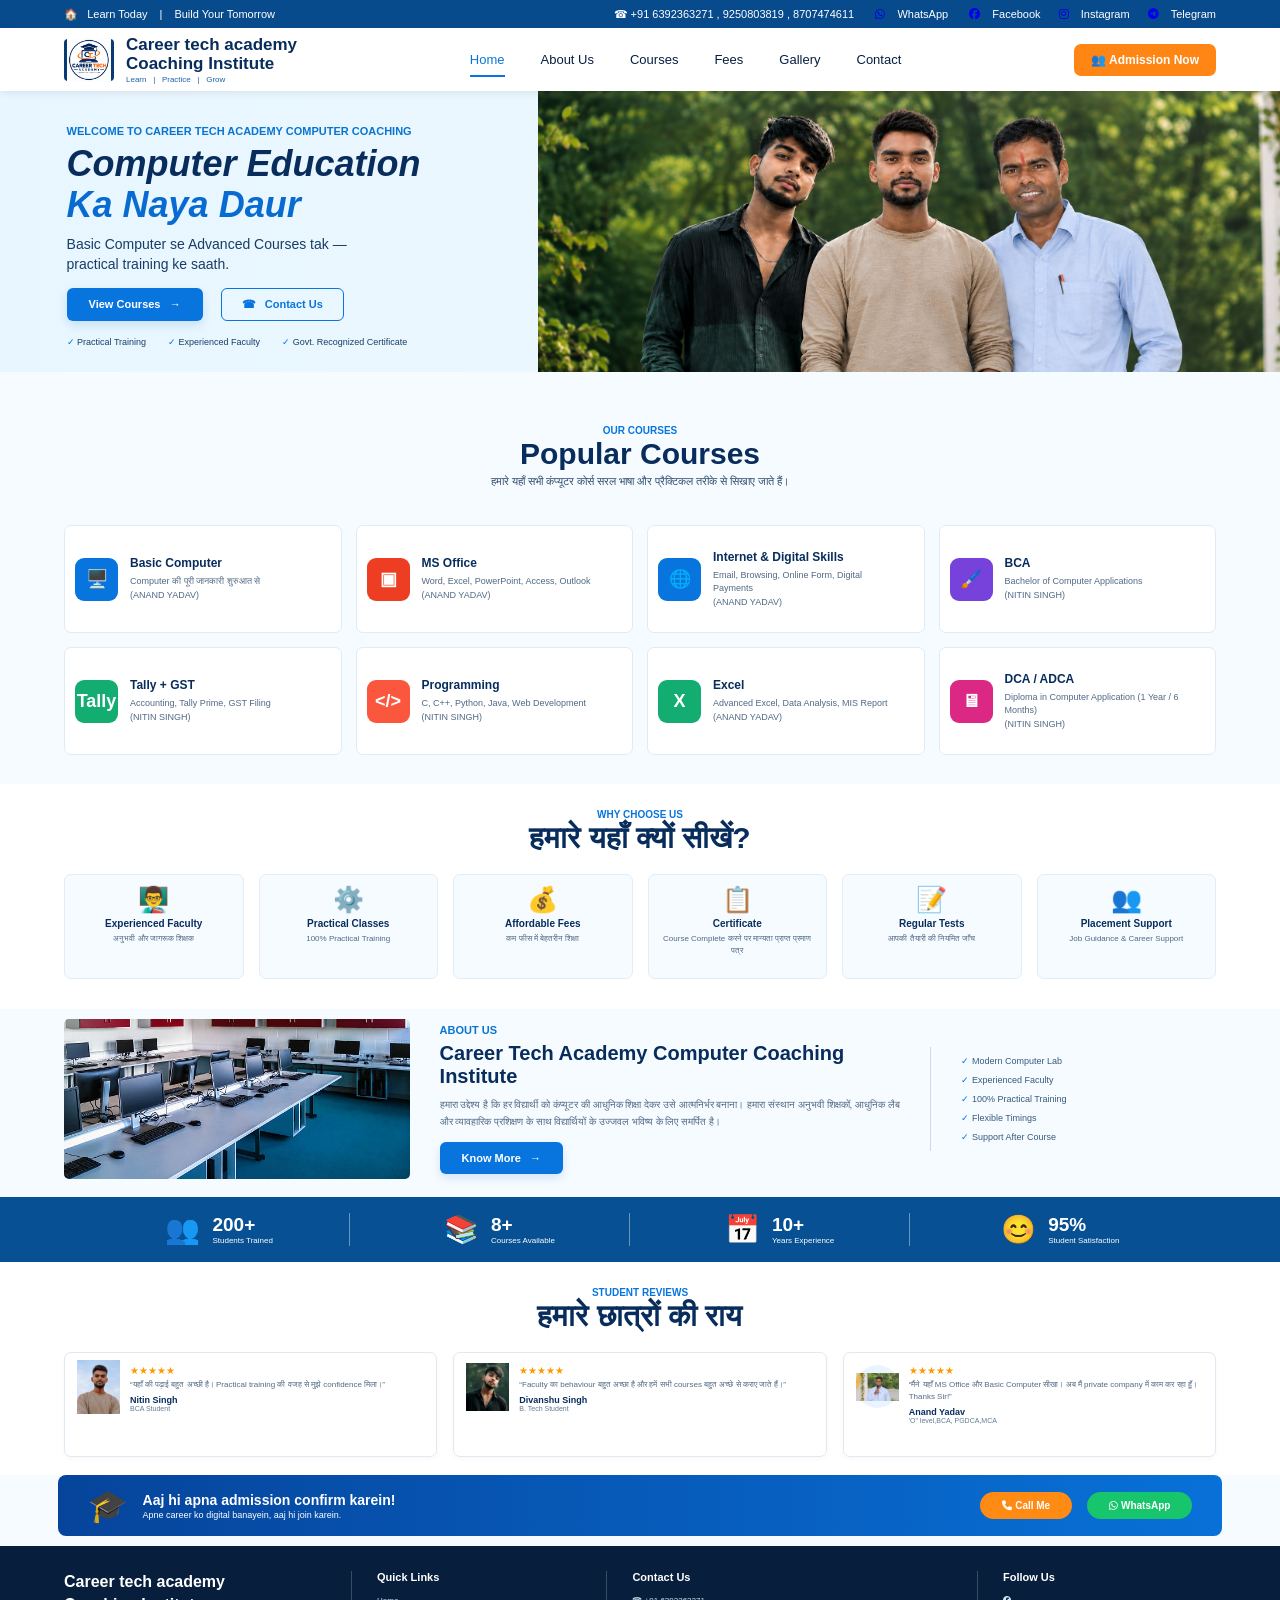
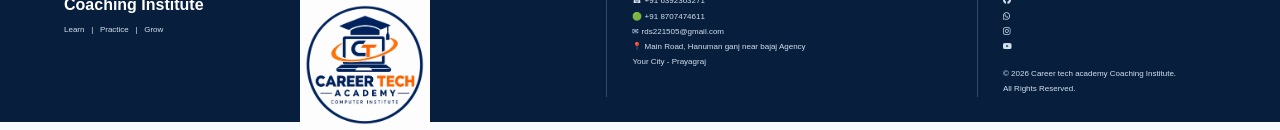
<file: index.html>
<!DOCTYPE html>
<html lang="en">

<head>
    <meta charset="UTF-8">
    <meta name="viewport" content="width=device-width, initial-scale=1.0">

    <title>Career tech academyCoaching Institute</title>

    <link rel="stylesheet" href="https://cdnjs.cloudflare.com/ajax/libs/font-awesome/6.7.2/css/all.min.css">

    
    <link rel="stylesheet" href="style.css">
</head>

<body>


    <div class="topbar">

        <div class="top-left">
            🏠 &nbsp; Learn Today
            <span>|</span>
            Build Your Tomorrow
        </div>

        <div class="top-right">
            ☎ +91 6392363271 , 9250803819 , 8707474611
            &nbsp;&nbsp;
            <a href="https://wa.me/916392363271" target="_blank"><i class="fa-brands fa-whatsapp"></i></a> WhatsApp
            &nbsp;&nbsp;
            <a href="https://www.facebook.com/profile.php?id=100014793225368" target="_blank"><i class="fa-brands fa-facebook"></i></a> Facebook
            &nbsp;
            <a href="https://www.instagram.com/lancer_nitin/" target="_blank"><i class="fa-brands fa-instagram"></i></a> Instagram
            &nbsp;
            <a href="https://t.me/lancer_nitin" target="_blank"><i class="fa-brands fa-telegram"></i></a> Telegram
        </div>

    </div>


    <header class="navbar">

        <div class="logo">

            <div class="logo-icon">
                <img src="logoc.png" alt="image not found">
            </div>

            <div>
                <h2>Career tech academy</h2>
                <h3>Coaching Institute</h3>

                <p>Learn &nbsp; | &nbsp; Practice &nbsp; | &nbsp; Grow</p>
            </div>

        </div>


        <nav>

            <a href="index.html" class="active">Home</a>
            <a href="about.html">About Us</a>
            <a href="course.html">Courses</a>
            <a href="fees.html">Fees</a>
            <a href="gallery.html">Gallery</a>
            <a href="contact.html">Contact</a>

        </nav>


        <a href="addmision.html" class="admission-btn">
            👥 Admission Now
        </a>

    </header>


    <section class="hero">

        <div class="hero-content">

            <p class="small-heading">
                WELCOME TO CAREER TECH ACADEMY COMPUTER COACHING
            </p>

            <h1>
                <i>Computer Education<span>Ka Naya Daur</span></i>
            </h1>

            <p class="hero-text">
                Basic Computer se Advanced Courses tak —
                <br>
                practical training ke saath.
            </p>


            <div class="hero-buttons">

                <a href="course.html" class="primary-btn">
                    View Courses &nbsp; →
                </a>

                <a href="tel:+916392363271" class="secondary-btn">
                    ☎ &nbsp; Contact Us</a>
                

            </div>


            <div class="features">

                <span>✓ Practical Training</span>
                <span>✓ Experienced Faculty</span>
                <span>✓ Govt. Recognized Certificate</span>

            </div>

        </div>


        <div class="hero-image">

            <img src="backg.png" alt="image not found">

        </div>

    </section>


    <section class="courses-section">

        <div class="section-heading"><br>

            <p>OUR COURSES</p>

            <h2>Popular Courses</h2>

            <span>
                हमारे यहाँ सभी कंप्यूटर कोर्स सरल भाषा और प्रैक्टिकल तरीके से सिखाए जाते हैं।
            </span><br><br>

        </div>


        <div class="course-grid">

            <div class="course-card">

                <div class="course-icon blue">
                    🖥️
                </div>

                <div class="course-info">

                    <h3>Basic Computer</h3>

                    <p>
                        Computer की पूरी जानकारी
                        शुरुआत से &nbsp; <br> (ANAND YADAV)
                    </p>

                </div>

                

            </div>

            <div class="course-card">

                <div class="course-icon red">
                    ▣
                </div>

                <div class="course-info">

                    <h3>MS Office</h3>

                    <p>
                        Word, Excel, PowerPoint,
                        Access, Outlook &nbsp; <br>(ANAND YADAV)
                    </p>

                </div>

                

            </div>

            <div class="course-card">

                <div class="course-icon blue">
                    🌐
                </div>

                <div class="course-info">

                    <h3>Internet & Digital Skills</h3>

                    <p>
                        Email, Browsing, Online Form,
                        Digital Payments &nbsp;<br> (ANAND YADAV)
                    </p>

                </div>

                

            </div>

            <div class="course-card">

                <div class="course-icon purple">
                    🖌️
                </div>

                <div class="course-info">

                    <h3>BCA</h3>

                    <p>
                        Bachelor of Computer Applications<BR>
                        (NITIN SINGH)
                    </p>

                </div>

                

            </div>


            
            <div class="course-card">

                <div class="course-icon green">
                    Tally
                </div>

                <div class="course-info">

                    <h3>Tally + GST</h3>

                    <p>
                        Accounting, Tally Prime,
                        GST Filing &nbsp; <br>(NITIN SINGH)
                    </p>

                </div>

                

            </div>


            <div class="course-card">

                <div class="course-icon orange">
                    &lt;/&gt;
                </div>

                <div class="course-info">

                    <h3>Programming</h3>

                    <p>
                        C, C++, Python, Java,
                        Web Development &nbsp; <br>(NITIN SINGH)
                    </p>

                </div>

                

            </div>


            <div class="course-card">

                <div class="course-icon green">
                    X
                </div>

                <div class="course-info">

                    <h3>Excel</h3>

                    <p>
                        Advanced Excel, Data Analysis,
                        MIS Report &nbsp;<br> (ANAND YADAV)
                    </p>

                </div>

                

            </div>

            <div class="course-card">

                <div class="course-icon pink">
                    🖥
                </div>

                <div class="course-info">

                    <h3>DCA / ADCA</h3>

                    <p>
                        Diploma in Computer Application
                        (1 Year / 6 Months) &nbsp;<br> (NITIN SINGH)
                    </p>

                </div>

                

            </div>

        </div>

    </section>

    <section class="why-section">

        <div class="section-heading">

            <p>WHY CHOOSE US</p>

            <h2>हमारे यहाँ क्यों सीखें?</h2>

        </div>


        <div class="why-grid">

            <div class="why-card">
                <div>👨‍🏫</div>
                <h3>Experienced Faculty</h3>
                <p>अनुभवी और जागरूक शिक्षक</p>
            </div>


            <div class="why-card">
                <div>⚙️</div>
                <h3>Practical Classes</h3>
                <p>100% Practical Training</p>
            </div>


            <div class="why-card">
                <div>💰</div>
                <h3>Affordable Fees</h3>
                <p>कम फीस में बेहतरीन शिक्षा</p>
            </div>


            <div class="why-card">
                <div>📋</div>
                <h3>Certificate</h3>
                <p>Course Complete करने पर मान्यता प्राप्त प्रमाण पत्र</p>
            </div>


            <div class="why-card">
                <div>📝</div>
                <h3>Regular Tests</h3>
                <p>आपकी तैयारी की नियमित जाँच</p>
            </div>


            <div class="why-card">
                <div>👥</div>
                <h3>Placement Support</h3>
                <p>Job Guidance & Career Support</p>
            </div>

        </div>

    </section>

    <section class="about-section">

        <div class="about-image">

            <img src="computer lap.jpg" alt="image not found">

        </div>


        <div class="about-content">

            <p class="small-heading">
                ABOUT US
            </p>

            <h2>
                Career Tech Academy Computer Coaching Institute
            </h2>

            <p>
                हमारा उद्देश्य है कि हर विद्यार्थी को कंप्यूटर की
                आधुनिक शिक्षा देकर उसे आत्मनिर्भर बनाना।
                हमारा संस्थान अनुभवी शिक्षकों, आधुनिक लैब और
                व्यावहारिक प्रशिक्षण के साथ विद्यार्थियों के उज्जवल
                भविष्य के लिए समर्पित है।
            </p>


            <a href="known.html" class="primary-btn">
                Know More &nbsp; →
            </a>

        </div>


        <div class="about-points">

            <p>✓ Modern Computer Lab</p>
            <p>✓ Experienced Faculty</p>
            <p>✓ 100% Practical Training</p>
            <p>✓ Flexible Timings</p>
            <p>✓ Support After Course</p>

        </div>

    </section>

    <section class="stats">

        <div class="stat">
            <strong>👥</strong>
            <div>
                <h2>200+</h2>
                <p>Students Trained</p>
            </div>
        </div>


        <div class="stat">
            <strong>📚</strong>
            <div>
                <h2>8+</h2>
                <p>Courses Available</p>
            </div>
        </div>


        <div class="stat">
            <strong>📅</strong>
            <div>
                <h2>10+</h2>
                <p>Years Experience</p>
            </div>
        </div>


        <div class="stat">
            <strong>😊</strong>
            <div>
                <h2>95%</h2>
                <p>Student Satisfaction</p>
            </div>
        </div>

    </section>

    <section class="reviews">

        <div class="section-heading">

            <p>STUDENT REVIEWS</p>

            <h2>हमारे छात्रों की राय</h2>

        </div>


        <div class="review-grid">


            <div class="review-card">

                <div class="student">
                    <img src="nitin.jpeg" alt="image not found">
                </div>

                <div>

                    <div class="stars">
                        ★★★★★
                    </div>

                    <p>
                        “यहाँ की पढ़ाई बहुत अच्छी है।
                        Practical training की वजह से मुझे
                        confidence मिला।”
                    </p>

                    <strong>Nitin Singh</strong>

                    <small>BCA Student</small>

                </div>

            </div>


            <div class="review-card">

                <div class="student">
                    <img src="divyanshusin.png" alt="image not found">
                </div>

                <div>

                    <div class="stars">
                        ★★★★★
                    </div>

                    <p>
                        “Faculty का behaviour बहुत अच्छा है
                        और हमें सभी courses बहुत अच्छे से
                        कराए जाते हैं।”
                    </p>

                    <strong>Divanshu Singh</strong>

                    <small>B. Tech Student</small>

                </div>

            </div>


            <div class="review-card">

                <div class="student">
                    <img src="anandyadav.png" alt="image not found">
                </div>

                <div>

                    <div class="stars">
                        ★★★★★
                    </div>

                    <p>
                        “मैंने यहाँ MS Office और Basic Computer
                        सीखा। अब मैं private company में काम कर
                        रहा हूँ। Thanks Sir!”
                    </p>

                    <strong>Anand Yadav</strong>

                    <small> 'O" level,BCA, PGDCA,MCA</small>

                </div>

            </div>

        </div>

    </section>

    <section class="cta">

        <div class="cta-text">

            <div class="cap">
                🎓
            </div>

            <div>
                <h2>
                    Aaj hi apna admission confirm karein!
                </h2>

                <p>
                    Apne career ko digital banayein,
                    aaj hi join karein.
                </p>
            </div>

        </div>


        <div class="cta-buttons">

            <a href="tel:+916392363271" class="call-btn">
               <i class="fa-solid fa-phone"></i> Call Me
            </a>

            <a href="https://wa.me/916392363271" class="whatsapp-btn" target="_blank">
                <i class="fab fa-whatsapp"></i>  WhatsApp
            </a>

        </div>

    </section>


    <footer>

        <div class="footer-column brand">

            <h2>
                 Career tech academy
                <br>
                Coaching Institute
            </h2>

            <p>
                Learn &nbsp; | &nbsp; Practice &nbsp; | &nbsp; Grow
            </p>

        </div>


        <div class="footer-column">

            <h3>Quick Links</h3>

            <a href="index.html">Home</a>
            <a href="about.html">About Us</a>
            <a href="courses.html">Courses</a>
            <a href="fees.html">Fees</a>
            <a href="gallery.html">Gallery</a>
            <a href="contact.html">Contact</a>

        </div>


        <div class="footer-column">

            <h3>Contact Us</h3>

            <p>☎ +91 6392363271</p>
            <p>🟢 +91 8707474611</p>
            <p>✉ rds221505@gmail.com</p>
            <p>📍 Main Road, Hanuman ganj near bajaj Agency <br>
                Your City - Prayagraj</p>

        </div>


        <div class="footer-column">

            <h3>Follow Us</h3>

            <div class="social">
                <a href="https://www.facebook.com/profile.php?id=100014793225368" target="_blank"><i class="fa-brands fa-facebook"></i></a>
                <a href="https://wa.me/916392363271" target="_blank"><i class="fab fa-whatsapp"></i></a>
                <a href="https://www.instagram.com/lancer_nitin/" target="_blank"><i class="fab fa-instagram"></i></a>
                <a href="https://www.youtube.com/@1313livegmr" target="_blank"><i class="fab fa-youtube"></i></a>
            </div>

            <p>
                © 2026 Career tech academy Coaching Institute.
            </p>

            <p>
                All Rights Reserved.
            </p>

        </div>

    </footer>
    <div class="nitin" >
        <img src="logoc.png" alt="image not found" style="height: 130px; width: 130px;">
        
    </div>


</body>
</html>
</file>
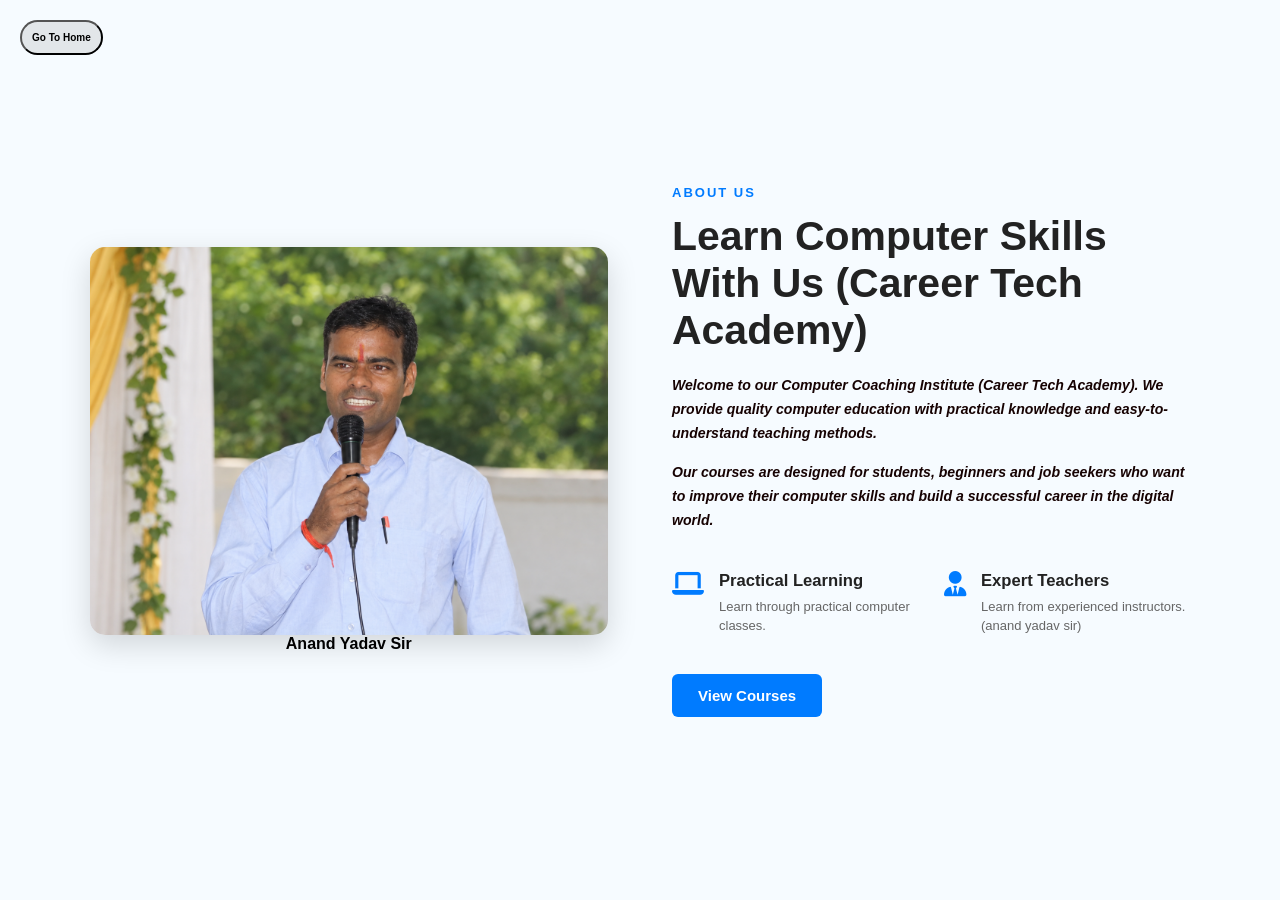
<file: about.html>
<!DOCTYPE html>
<html lang="en">

<head>
    <meta charset="UTF-8">
    <meta name="viewport" content="width=device-width, initial-scale=1.0">

    <title>About Us - Computer Coaching</title>

    <link rel="stylesheet" href="about.css">

    
    <link rel="stylesheet"
        href="https://cdnjs.cloudflare.com/ajax/libs/font-awesome/6.7.2/css/all.min.css">
</head>

<body>
<a href="index.html"><button class="n">Go To Home</button></a>
    <section class="about" id="about">
        

        <div class="about-container">

           
            <div class="about-image">
                <img src="anandyadav.png"
                     alt="Computer Coaching Class">
                     <p align="center"> <strong>Anand Yadav Sir</strong> </p>
            </div>

            
            <div class="about-content">

                <span class="about-title">ABOUT US</span>

                <h1>Learn Computer Skills With Us <strong>(Career Tech Academy)</strong></h1>

                <p>
                    <i><b>Welcome to our Computer Coaching Institute <strong>(Career Tech Academy)</strong>.
                    We provide quality computer education with practical
                    knowledge and easy-to-understand teaching methods.</b></i>
                </p>

                <p>
                    <i><strong>Our courses are designed for students, beginners and
                    job seekers who want to improve their computer skills
                    and build a successful career in the digital world.</strong></i>
                </p>

                <div class="about-features">

                    <div class="feature">
                        <i class="fa-solid fa-laptop"></i>

                        <div>
                            <h3>Practical Learning</h3>
                            <p>
                                Learn through practical computer classes.
                            </p>
                        </div>
                    </div>

                    <div class="feature">
                        <i class="fa-solid fa-user-tie"></i>

                        <div>
                            <h3>Expert Teachers</h3>
                            <p>
                                Learn from experienced instructors.<br>
                                (anand yadav sir)
                            </p>
                        </div>
                    </div>

                </div>
                <div>
                    <p>
                        
                    </p>
                </div>

                <a href="./course.html" class="about-btn">
                    View Courses
                </a>

            </div>

        </div>

    </section>

</body>
</html>
</file>
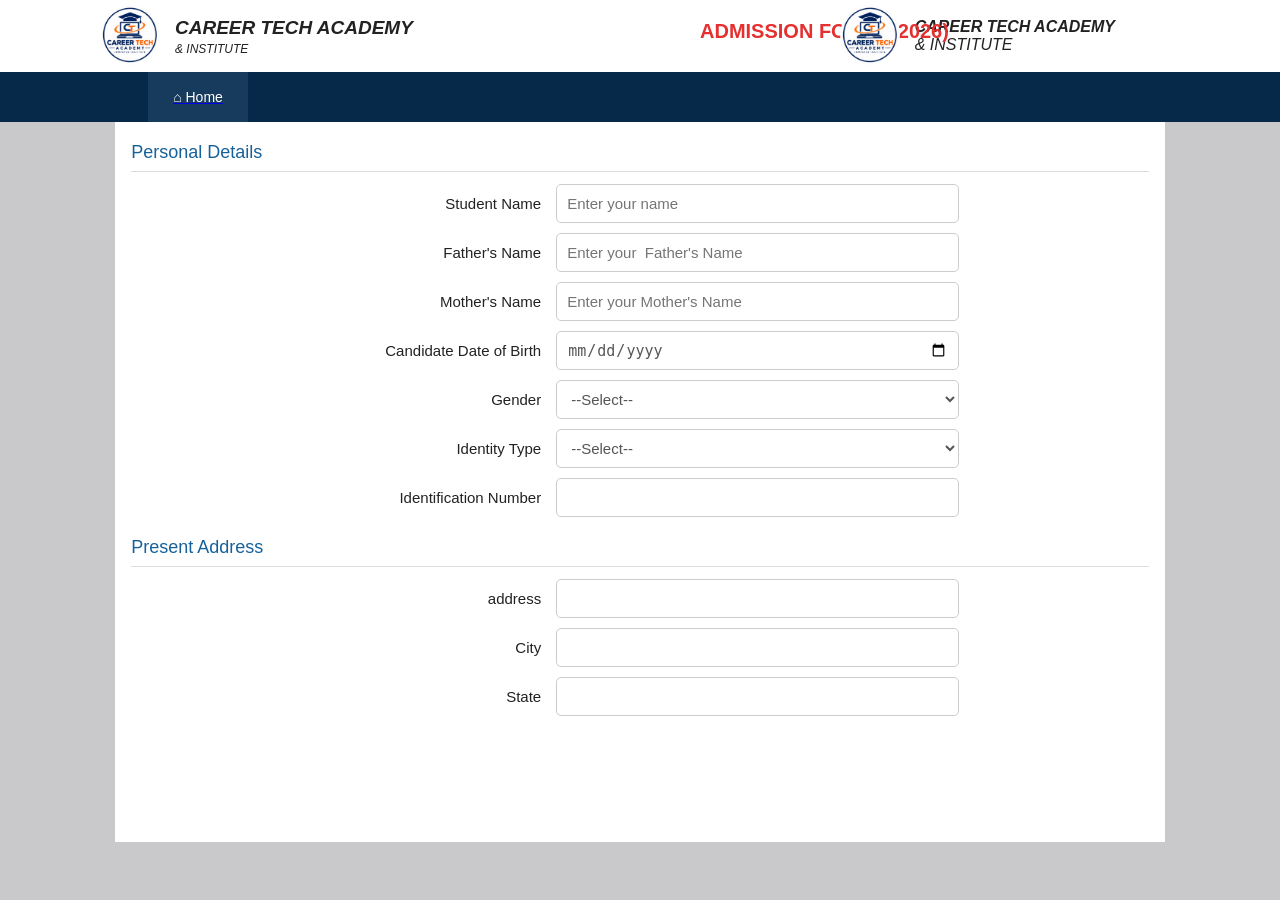
<file: addmision.html>
<!DOCTYPE html>
<html lang="en">
<head>
    <meta charset="UTF-8">
    <meta name="viewport" content="width=device-width, initial-scale=1.0">
    <title>Admission Form of CAREER TECH ACADEMY</title>

    
    <link rel="stylesheet" href="adimison.css">
</head>

<body>

    
    <header class="header">

        <div class="ministry">
            <div class="emblem"></div>
            <div>
                <em><b>CAREER TECH ACADEMY</b>
                <span>& INSTITUTE</span></em>
            </div>
        </div>
        <div class="logo"><img src="logoc.png" alt="Emblem"></div>

        <h2>ADMISSION FORM--(2026)</h2>

        <div class="nta">
            <div class="logo2"><img src="logoc.png" alt="Emblem"></div>
            <div>
                <em><b>CAREER TECH ACADEMY</b></em>
                <i>& INSTITUTE</i>
                <small></small>
            </div>
        </div>

    </header>


    <!-- Navigation -->
    <nav class="navbar">
        <a href="index.html"><div class="home">⌂ Home</div></a>
    </nav>


    <!-- Main Container -->
    <main class="container">

        <!-- Personal Details -->
        <section>

            <h3>Personal Details</h3>

            <div class="form-row">
                <label>Student Name</label>
                <input
                                    type="text"
                                    id="candidate_name"
                                    name="candidate_name"
                                    placeholder="Enter your name"
                                    required>
            </div>

            <div class="form-row">
                <label>Father's Name</label>
                <input
                                    type="text"
                                    id="father_name"
                                    name="father_name"
                                    placeholder="Enter your  Father's Name"
                                    required>
            </div>

            <div class="form-row">
                <label>Mother's Name</label>
                <input
                                    type="text"
                                    id="mother_name"
                                    name="mother_name"
                                    placeholder="Enter your Mother's Name"
                                    required>
            </div>

            <div class="form-row">
                <label>Candidate Date of Birth</label>

                <div class="dob">
                    <input type="date">
                </div>
            </div>

            <div class="form-row">
                <label>Gender</label>
                <select>
                    <option>--Select--</option>
                    <option>Male</option>
                    <option>Female</option>
                    <option>Other</option>
                </select>
            </div>

            <div class="form-row">
                <label>Identity Type</label>
                <select>
                    <option>--Select--</option>
                    <option>Aadhaar Card</option>
                    <option>Passport</option>
                    <option>Voter ID</option>
                </select>
            </div>

            <div class="form-row">
                <label>Identification Number</label>
                <input type="text">
            </div>

        </section>


        
        <section>

            <h3>Present Address</h3>

            <div class="form-row">
                <label>address</label>
                <input type="text">
            </div>

            <div class="form-row">
                <label>City</label>
                <input type="text">
            </div>

            <div class="form-row">
                <label>State</label>
                <input type="text">
            </div>

            
                </select>
            </div>

        </section>

    </main>

</body>
</html>
</file>
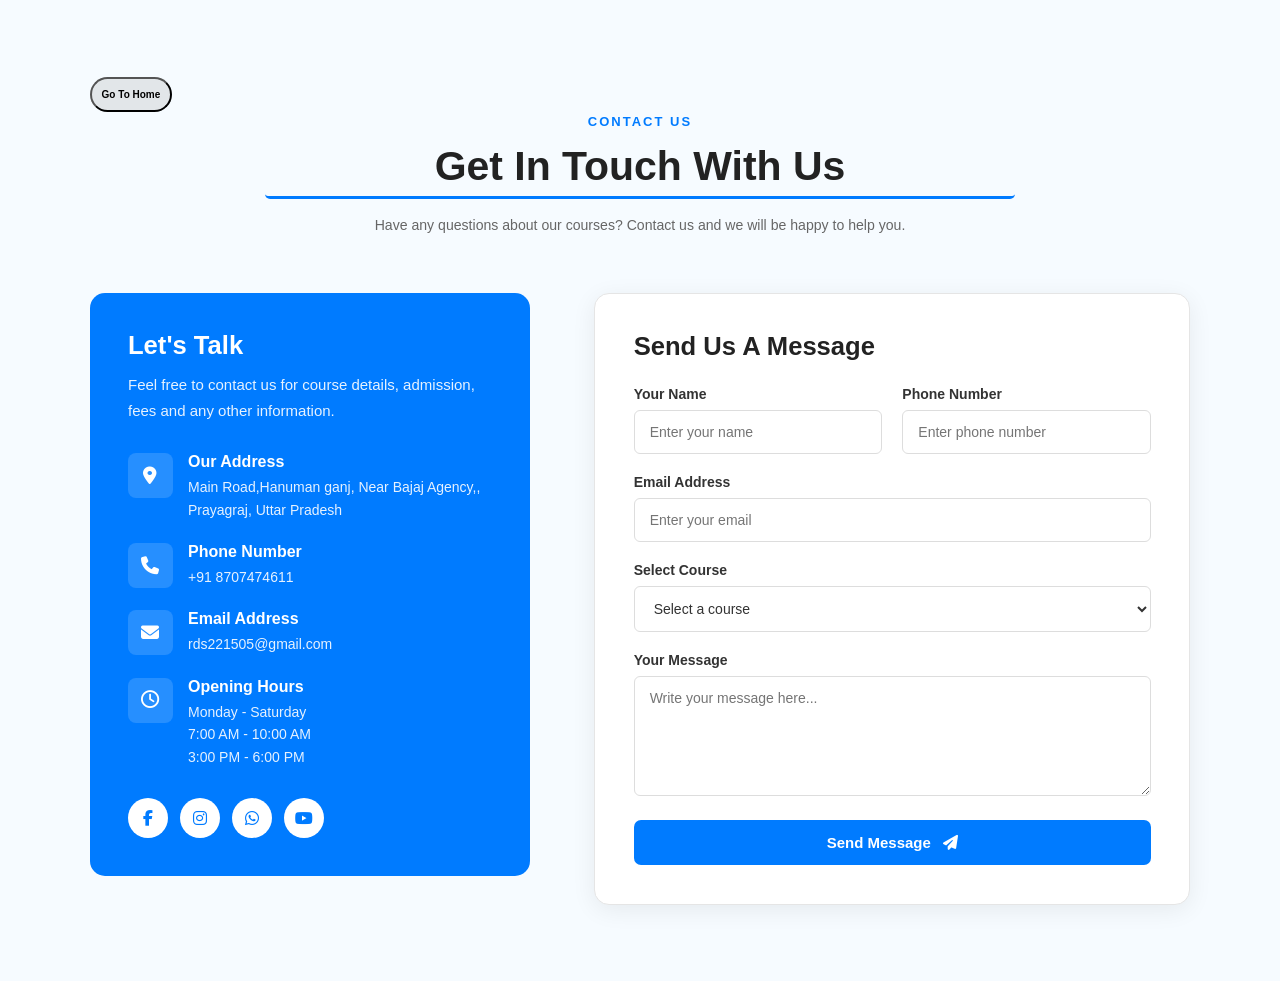
<file: contact.html>
<!DOCTYPE html>
<html lang="en">

<head>
    <meta charset="UTF-8">
    <meta name="viewport" content="width=device-width, initial-scale=1.0">

    <title>Contact Us - Computer Coaching</title>

    <link rel="stylesheet" href="contact.css">

    <link rel="stylesheet"
        href="https://cdnjs.cloudflare.com/ajax/libs/font-awesome/6.7.2/css/all.min.css">
</head>

<body>

   
    <section class="contact" id="contact">
        <a href="index.html"><button class="n">Go To Home</button></a>

        <div class="contact-container">

            
            <div class="contact-heading">

                <span>CONTACT US</span>

                <h1>Get In Touch With Us</h1>

                <p>
                    Have any questions about our courses?
                    Contact us and we will be happy to help you.
                </p>

            </div>


            
            <div class="contact-content">


                
                <div class="contact-info">

                    <h2>Let's Talk</h2>

                    <p>
                        Feel free to contact us for course details,
                        admission, fees and any other information.
                    </p>


                    
                    <div class="contact-box">

                        <div class="contact-icon">
                            <i class="fa-solid fa-location-dot"></i>
                        </div>

                        <div>
                            <h3>Our Address</h3>

                            <p>
                                Main Road,Hanuman ganj, Near Bajaj Agency,,<br>
                                Prayagraj, Uttar Pradesh
                            </p>
                        </div>

                    </div>


                   
                    <div class="contact-box">

                        <div class="contact-icon">
                            <i class="fa-solid fa-phone"></i>
                        </div>

                        <div>
                            <h3>Phone Number</h3>

                            <p>
                                +91 8707474611
                            </p>
                        </div>

                    </div>


                   
                    <div class="contact-box">

                        <div class="contact-icon">
                            <i class="fa-solid fa-envelope"></i>
                        </div>

                        <div>
                            <h3>Email Address</h3>

                            <p>
                                rds221505@gmail.com
                            </p>
                        </div>

                    </div>


                   
                    <div class="contact-box">

                        <div class="contact-icon">
                            <i class="fa-regular fa-clock"></i>
                        </div>

                        <div>
                            <h3>Opening Hours</h3>

                            <p>
                                Monday - Saturday<br>
                                7:00 AM - 10:00 AM<br>
                                3:00 PM - 6:00 PM
                            </p>
                        </div>

                    </div>


                    
                    <div class="social-links">

                        <a href="https://www.facebook.com/profile.php?id=100014793225368">
                            <i class="fa-brands fa-facebook-f"></i>
                        </a>

                        <a href="https://www.instagram.com/lancer_nitin/">
                            <i class="fa-brands fa-instagram"></i>
                        </a>

                        <a href="https://wa.me/916392363271">
                            <i class="fa-brands fa-whatsapp"></i>
                        </a>

                        <a href="https://www.youtube.com/@1313livegmr">
                            <i class="fa-brands fa-youtube"></i>
                        </a>

                    </div>

                </div>


                
                <div class="contact-form">

                    <h2>Send Us A Message</h2>

                    <form action="#" method="post">

                        <div class="form-row">

                            <div class="form-group">
                                <label for="name">Your Name</label>

                                <input
                                    type="text"
                                    id="name"
                                    name="name"
                                    placeholder="Enter your name"
                                    required>
                            </div>


                            <div class="form-group">
                                <label for="phone">Phone Number</label>

                                <input
                                    type="tel"
                                    id="phone"
                                    name="phone"
                                    placeholder="Enter phone number"
                                    required>
                            </div>

                        </div>


                        <div class="form-group">

                            <label for="email">Email Address</label>

                            <input
                                type="email"
                                id="email"
                                name="email"
                                placeholder="Enter your email">

                        </div>


                        <div class="form-group">

                            <label for="course">Select Course</label>

                            <select id="course" name="course">

                                <option value="">
                                    Select a course
                                </option>

                                <option value="basic-computer">
                                    Basic Computer
                                </option>

                                <option value="adca">
                                    ADCA
                                </option>

                                <option value="web-development">
                                    Web Development
                                </option>

                                <option value="tally">
                                    Tally
                                </option>

                                <option value="graphic-design">
                                    Graphic Design
                                </option>

                                <option value="typing">
                                    Typing Course
                                </option>

                            </select>

                        </div>


                        <div class="form-group">

                            <label for="message">Your Message</label>

                            <textarea
                                id="message"
                                name="message"
                                rows="5"
                                placeholder="Write your message here..."
                                required></textarea>

                        </div>


                        <button type="submit" class="submit-btn">
                            Send Message
                            <i class="fa-solid fa-paper-plane"></i>
                        </button>

                    </form>

                </div>

            </div>

        </div>

    </section>

</body>
</html>
</file>
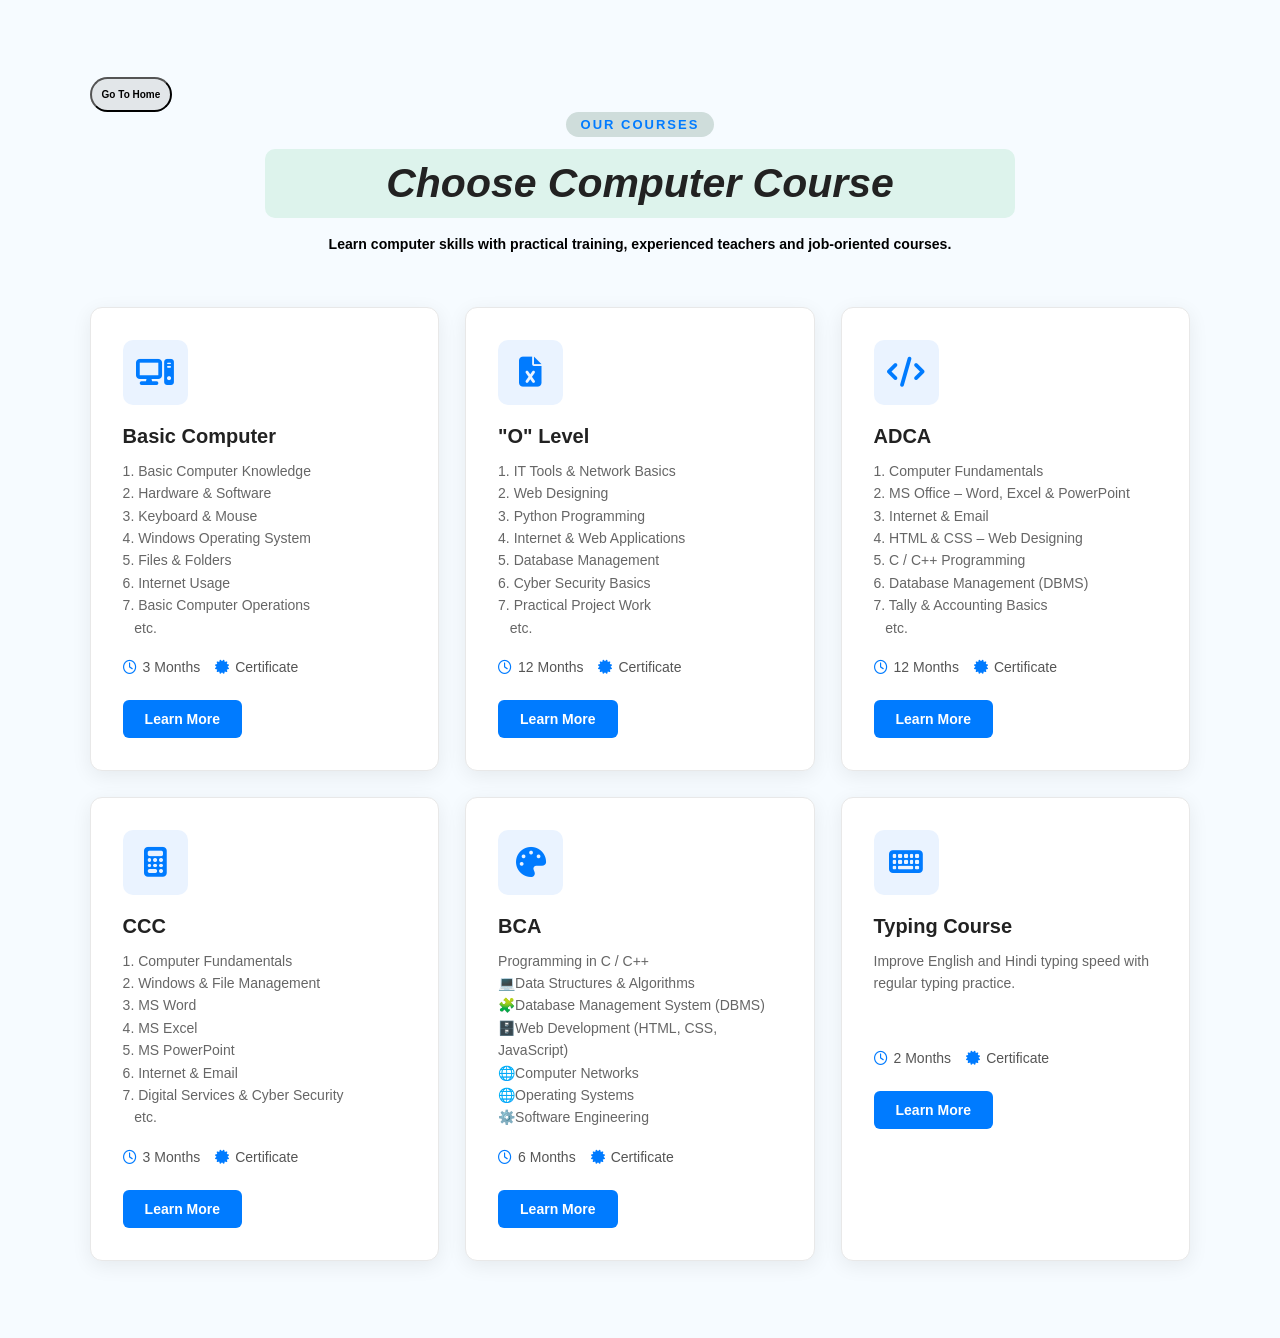
<file: course.html>
<!DOCTYPE html>
<html lang="en">

<head>
    <meta charset="UTF-8">
    <meta name="viewport" content="width=device-width, initial-scale=1.0">

    <title>Computer Courses</title>

    <link rel="stylesheet" href="course.css">

    
    <link rel="stylesheet"
        href="https://cdnjs.cloudflare.com/ajax/libs/font-awesome/6.7.2/css/all.min.css">
</head>

<body>
    


    <section class="courses" id="courses">
        <a href="index.html"><button class="n">Go To Home</button></a>

        <div class="courses-container">

            <div class="courses-heading">
                <span>OUR COURSES</span>

                <i><h1>Choose Computer Course</h1></i>

                <p>
                    <strong>Learn computer skills with practical training,
                    experienced teachers and job-oriented courses.</strong>
                </p>
            </div>


            
            <div class="course-grid">

                
                <div class="course-card">

                    <div class="course-icon">
                        <i class="fa-solid fa-computer"></i>
                    </div>

                    <h2>Basic Computer</h2>

                    <p>
                       1. Basic Computer Knowledge <br>
                       2. Hardware & Software<br>
                       3. Keyboard & Mouse<br>
                       4. Windows Operating System<br>
                       5. Files & Folders<br>
                       6. Internet Usage<br>
                       7. Basic Computer Operations<br>
                       &nbsp;&nbsp;&nbsp;etc.
                    </p>

                    <div class="course-info">
                        <span>
                            <i class="fa-regular fa-clock"></i>
                            3 Months
                        </span>

                        <span>
                            <i class="fa-solid fa-certificate"></i>
                            Certificate
                        </span>
                    </div>

                    <a href="#" class="course-btn">
                        Learn More
                    </a>

                </div>


               
                <div class="course-card">

                    <div class="course-icon">
                        <i class="fa-solid fa-file-excel"></i>
                    </div>

                    <h2> "O" Level </h2>

                    <p>
                      1. IT Tools & Network Basics<br>
                        2. Web Designing<br>
                        3. Python Programming<br>
                        4. Internet & Web Applications<br>
                        5. Database Management<br>
                        6. Cyber Security Basics<br>
                        7. Practical Project Work<br>
                        &nbsp;&nbsp;&nbsp;etc.
                    </p>

                    <div class="course-info">
                        <span>
                            <i class="fa-regular fa-clock"></i>
                            12 Months
                        </span>

                        <span>
                            <i class="fa-solid fa-certificate"></i>
                            Certificate
                        </span>
                    </div>

                    <a href="#" class="course-btn">
                        Learn More
                    </a>

                </div>


                
                <div class="course-card">

                    <div class="course-icon">
                        <i class="fa-solid fa-code"></i>
                    </div>

                    <h2>ADCA</h2>

                    <p>
                      1. Computer Fundamentals<br>
                       2. MS Office – Word, Excel & PowerPoint<br>
                       3. Internet & Email<br>
                       4. HTML & CSS – Web Designing<br>
                       5. C / C++ Programming<br>
                       6. Database Management (DBMS)<br>
                       7. Tally & Accounting Basics<br>
                       &nbsp;&nbsp;&nbsp;etc.


                    </p>

                    <div class="course-info">
                        <span>
                            <i class="fa-regular fa-clock"></i>
                            12 Months
                        </span>

                        <span>
                            <i class="fa-solid fa-certificate"></i>
                            Certificate
                        </span>
                    </div>

                    <a href="#" class="course-btn">
                        Learn More
                    </a>

                </div>


                
                <div class="course-card">

                    <div class="course-icon">
                        <i class="fa-solid fa-calculator"></i>
                    </div>

                    <h2>CCC</h2>

                    <p>
                       1. Computer Fundamentals<br>
                       2. Windows & File Management<br>
                       3. MS Word<br>
                       4. MS Excel<br>
                       5. MS PowerPoint<br>
                       6. Internet & Email<br>
                       7. Digital Services & Cyber Security<br>
                       &nbsp;&nbsp;&nbsp;etc.
                    </p>

                    <div class="course-info">
                        <span>
                            <i class="fa-regular fa-clock"></i>
                            3 Months
                        </span>

                        <span>
                            <i class="fa-solid fa-certificate"></i>
                            Certificate
                        </span>
                    </div>

                    <a href="#" class="course-btn">
                        Learn More
                    </a>

                </div>


                
                <div class="course-card">

                    <div class="course-icon">
                        <i class="fa-solid fa-palette"></i>
                    </div>

                    <h2>BCA</h2>

                    <p>
                        Programming in C / C++ <br>
                        💻Data Structures & Algorithms <br>
                        🧩Database Management System (DBMS) <br>
                        🗄️Web Development (HTML, CSS, JavaScript) <br>
                        🌐Computer Networks <br>
                        🌐Operating Systems <br>
                        ⚙️Software Engineering
                    </p>

                    <div class="course-info">
                        <span>
                            <i class="fa-regular fa-clock"></i>
                            6 Months
                        </span>

                        <span>
                            <i class="fa-solid fa-certificate"></i>
                            Certificate
                        </span>
                    </div>

                    <a href="#" class="course-btn">
                        Learn More
                    </a>

                </div>


                
                <div class="course-card">

                    <div class="course-icon">
                        <i class="fa-solid fa-keyboard"></i>
                    </div>

                    <h2>Typing Course</h2>

                    <p>
                        Improve English and Hindi typing speed
                        with regular typing practice.
                    </p>

                    <div class="course-info">
                        <span>
                            <i class="fa-regular fa-clock"></i>
                            2 Months
                        </span>

                        <span>
                            <i class="fa-solid fa-certificate"></i>
                            Certificate
                        </span>
                    </div>

                    <a href="#" class="course-btn">
                        Learn More
                    </a>

                
                
                
                
                
                
                </div>

            </div>

        </div>

    </section>

    

</body>
</html>
</file>
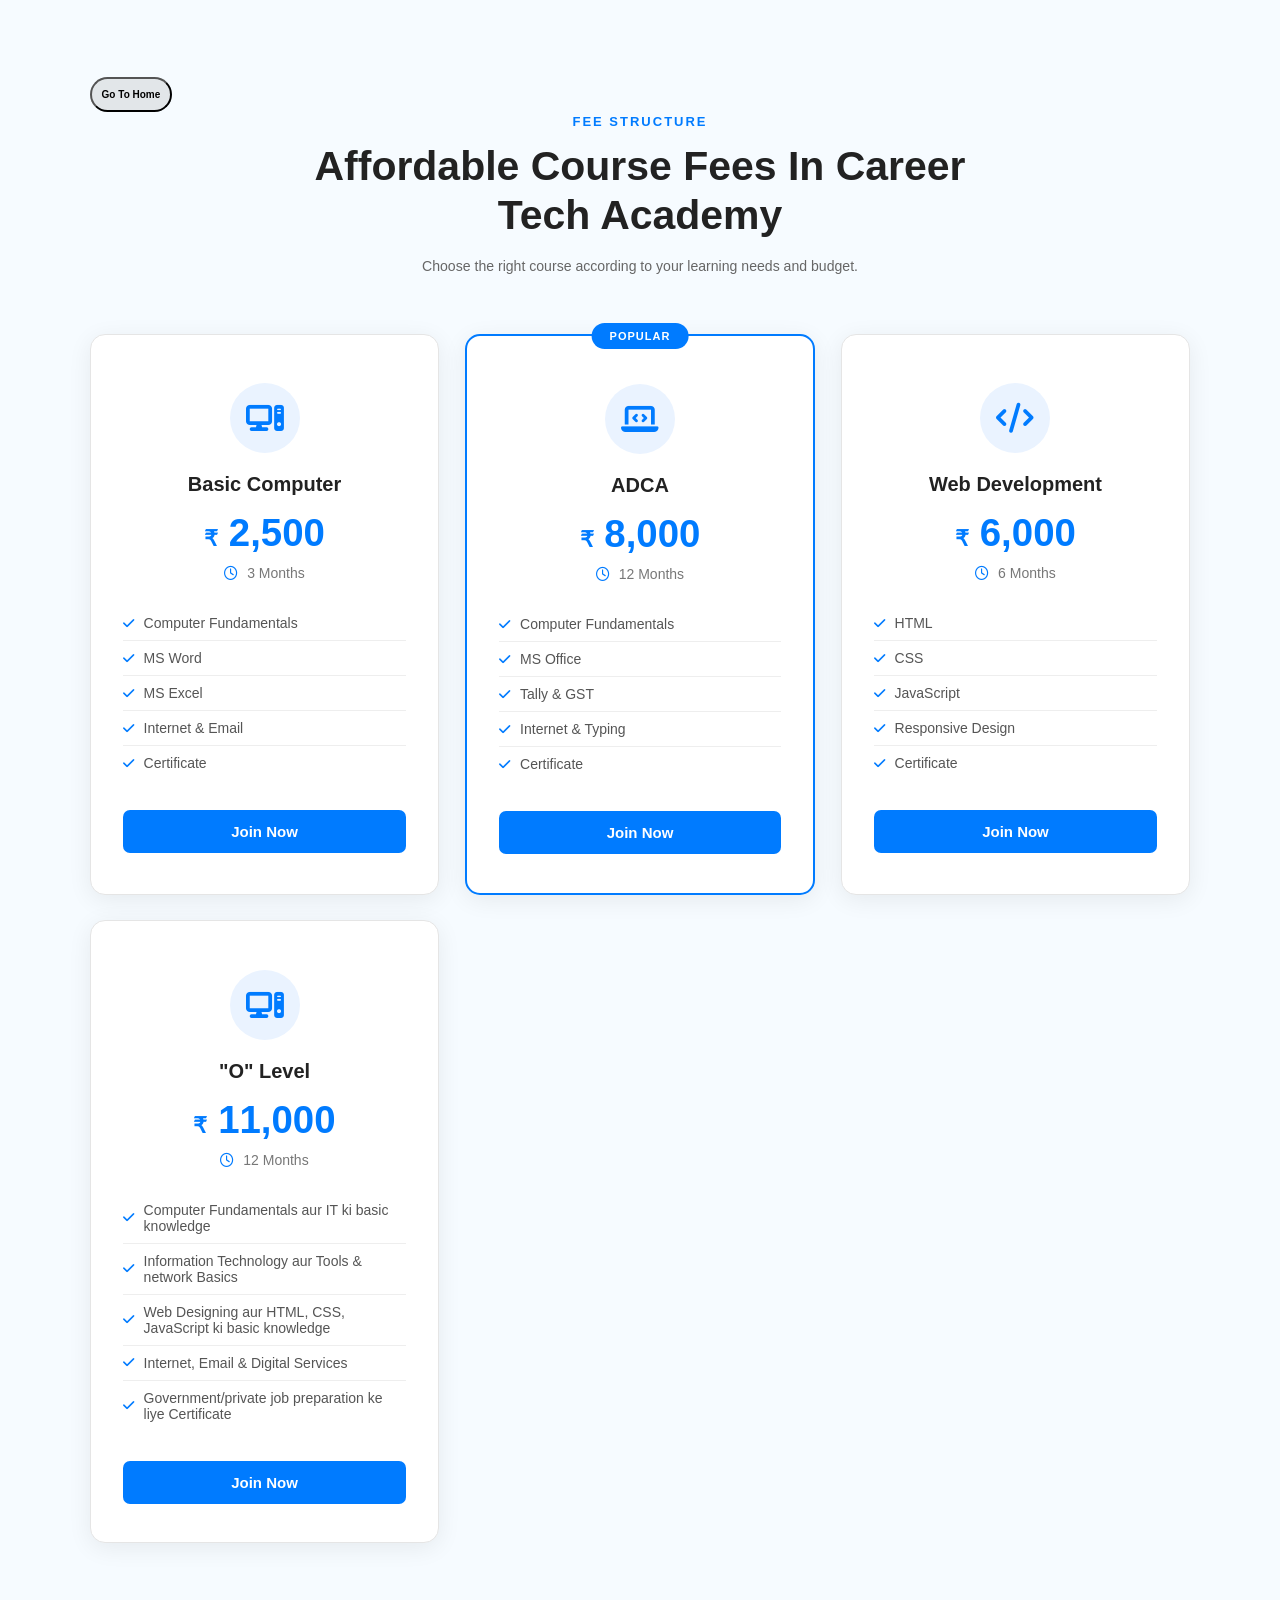
<file: fees.html>
<!DOCTYPE html>
<html lang="en">

<head>
    <meta charset="UTF-8">
    <meta name="viewport" content="width=device-width, initial-scale=1.0">

    <title>Course Fees</title>

    <link rel="stylesheet" href="fees.css">

    
    <link rel="stylesheet"
        href="https://cdnjs.cloudflare.com/ajax/libs/font-awesome/6.7.2/css/all.min.css">
</head>

<body>

  
    <section class="fees" id="fees">
        <a href="index.html"><button class="n">Go To Home</button></a>

        <div class="fees-container">

            
            <div class="fees-heading">

                <span>FEE STRUCTURE</span>

                <h1>Affordable Course Fees In Career Tech Academy</h1>

                <p>
                    Choose the right course according to your
                    learning needs and budget.
                </p>

            </div>


            
            <div class="fee-grid">


                
                <div class="fee-card">

                    <div class="fee-icon">
                        <i class="fa-solid fa-computer"></i>
                    </div>

                    <h2>Basic Computer</h2>

                    <div class="price">
                        <span>₹</span> 2,500
                    </div>

                    <p class="duration">
                        <i class="fa-regular fa-clock"></i>
                        3 Months
                    </p>

                    <ul>

                        <li>
                            <i class="fa-solid fa-check"></i>
                            Computer Fundamentals
                        </li>

                        <li>
                            <i class="fa-solid fa-check"></i>
                            MS Word
                        </li>

                        <li>
                            <i class="fa-solid fa-check"></i>
                            MS Excel
                        </li>

                        <li>
                            <i class="fa-solid fa-check"></i>
                            Internet & Email
                        </li>

                        <li>
                            <i class="fa-solid fa-check"></i>
                            Certificate
                        </li>

                    </ul>

                    <a href="#contact" class="fee-btn">
                        Join Now
                    </a>

                </div>


               
                <div class="fee-card popular">

                    <div class="popular-tag">
                        POPULAR
                    </div>

                    <div class="fee-icon">
                        <i class="fa-solid fa-laptop-code"></i>
                    </div>

                    <h2>ADCA</h2>

                    <div class="price">
                        <span>₹</span> 8,000
                    </div>

                    <p class="duration">
                        <i class="fa-regular fa-clock"></i>
                        12 Months
                    </p>

                    <ul>

                        <li>
                            <i class="fa-solid fa-check"></i>
                            Computer Fundamentals
                        </li>

                        <li>
                            <i class="fa-solid fa-check"></i>
                            MS Office
                        </li>

                        <li>
                            <i class="fa-solid fa-check"></i>
                            Tally & GST
                        </li>

                        <li>
                            <i class="fa-solid fa-check"></i>
                            Internet & Typing
                        </li>

                        <li>
                            <i class="fa-solid fa-check"></i>
                            Certificate
                        </li>

                    </ul>

                    <a href="#contact" class="fee-btn">
                        Join Now
                    </a>

                </div>


                
                <div class="fee-card">

                    <div class="fee-icon">
                        <i class="fa-solid fa-code"></i>
                    </div>

                    <h2>Web Development</h2>

                    <div class="price">
                        <span>₹</span> 6,000
                    </div>

                    <p class="duration">
                        <i class="fa-regular fa-clock"></i>
                        6 Months
                    </p>

                    <ul>

                        <li>
                            <i class="fa-solid fa-check"></i>
                            HTML
                        </li>

                        <li>
                            <i class="fa-solid fa-check"></i>
                            CSS
                        </li>

                        <li>
                            <i class="fa-solid fa-check"></i>
                            JavaScript
                        </li>

                        <li>
                            <i class="fa-solid fa-check"></i>
                            Responsive Design
                        </li>

                        <li>
                            <i class="fa-solid fa-check"></i>
                            Certificate
                        </li>

                    </ul>

                    <a href="#contact" class="fee-btn">
                        Join Now
                    </a>

                </div>

                        <div class="fee-card">

                    <div class="fee-icon">
                        <i class="fa-solid fa-computer"></i>
                    </div>

                    <h2>"O" Level</h2>

                    <div class="price">
                        <span>₹</span> 11,000
                    </div>

                    <p class="duration">
                        <i class="fa-regular fa-clock"></i>
                        12 Months
                    </p>

                    <ul>

                        <li>
                            <i class="fa-solid fa-check"></i>
                            Computer Fundamentals aur IT ki basic knowledge
                        </li>

                        <li>
                            <i class="fa-solid fa-check"></i>
                           Information Technology aur Tools & network Basics
                        </li>

                        <li>
                            <i class="fa-solid fa-check"></i>
                            Web Designing aur HTML, CSS, JavaScript ki basic knowledge
                        </li>

                        <li>
                            <i class="fa-solid fa-check"></i>
                            Internet, Email & Digital Services
                        </li>

                        <li>
                            <i class="fa-solid fa-check"></i>
                           Government/private job preparation ke liye  Certificate
                        </li>

                    </ul>

                    <a href="#contact" class="fee-btn">
                        Join Now
                    </a>

                </div>








            </div>

        </div>

    </section>

</body>
</html>
</file>
<file: style.css>
* {
    margin: 0;
    padding: 0;
    box-sizing: border-box;
}

body {
    font-family: "Poppins", sans-serif;
    color: #082d5c;
    background: #f6fbff;
}

a {
    text-decoration: none;
}

img {
    max-width: 100%;
    display: block;
}



.topbar {
    height: 28px;
    background: #084b8d;
    color: white;

    display: flex;
    justify-content: space-between;
    align-items: center;

    padding: 0 5%;
    font-size: 11px;
}

.top-left,
.top-right {
    display: flex;
    align-items: center;
    gap: 12px;
}

.navbar {
    height: 63px;
    padding: 0 5%;

    display: flex;
    align-items: center;
    justify-content: space-between;

    background: white;

    box-shadow: 0 2px 8px rgba(0, 0, 0, 0.08);

    position: relative;
    z-index: 10;
}


.logo {
    display: flex;
    align-items: center;
    gap: 12px;
}

.logo-icon {
    width: 50px;
    height: 42px;

    border: 3px solid #073b72;
    border-radius: 4px;

    display: flex;
    align-items: center;
    justify-content: center;

    font-size: 22px;
}

.logo h2 {
    font-size: 17px;
    line-height: 18px;
    color: #082d5c;
}

.logo h3 {
    font-size: 17px;
    line-height: 19px;
    color: #082d5c;
}

.logo p {
    font-size: 8px;
    color: #1d62aa;
    margin-top: 2px;
}


nav {
    display: flex;
    align-items: center;
    gap: 36px;
}

nav a {
    color: #071f42;
    font-size: 13px;
    font-weight: 500;

    padding: 22px 0;

    position: relative;
}

nav a:hover,
nav a.active {
    color: #0875dc;
}

nav a.active::after {
    content: "";

    position: absolute;

    bottom: 12px;
    left: 0;

    width: 100%;
    height: 2px;

    background: #0875dc;
}


.admission-btn {
    background: #ff8515;
    color: white;

    padding: 9px 17px;

    border-radius: 7px;

    font-size: 12px;
    font-weight: 600;
}

.admission-btn:hover {
    background: #ec7100;
}



.hero {
    min-height: 280px;

    display: flex;

    position: relative;

    overflow: hidden;

    background:
        linear-gradient(
            90deg,
            #e8f6ff 0%,
            #eaf7ff 42%,
            rgba(234, 247, 255, 0.3) 65%,
            rgba(255, 255, 255, 0) 100%
        );
}


.hero-content {
    width: 50%;

    padding: 34px 0 25px 5.2%;


    position: covered;
    z-index: 2;
}

.small-heading {
    color: #0875d1;

    font-size: 11px;
    font-weight: 600;

    margin-bottom: 6px;
}


.hero h1 {
    color: #082d5c;

    font-size: 36px;
    line-height: 1.15;

    font-weight: 800;
}

.hero h1 span {
    display: block;
    color: #086bd1;
}


.hero-text {
    margin-top: 8px;

    color: #183d65;

    font-size: 14px;
    line-height: 1.45;
}


.hero-buttons {
    display: flex;
    gap: 18px;

    margin-top: 14px;
}


.primary-btn {
    display: inline-block;

    background: #0875df;
    color: white;

    padding: 10px 22px;

    border-radius: 6px;

    font-size: 11px;
    font-weight: 600;

    box-shadow: 0 4px 10px rgba(0, 100, 200, 0.15);
}

.primary-btn:hover {
    background: #055db7;
}


.secondary-btn {
    display: inline-block;

    color: #0875df;

    border: 1px solid #0875df;

    padding: 9px 20px;

    border-radius: 6px;

    font-size: 11px;
    font-weight: 600;
}


.features {
    display: flex;
    gap: 22px;

    margin-top: 16px;

    font-size: 9px;
    color: #193f67;
}

.features span::first-letter {
    color: #0875df;
}


.hero-image {
    width: 58%;

    position: absolute;
    right: 0;
    top: 0;

    height: 100%;
}

.hero-image img {
    width: 100%;
    height: 100%;

    object-fit: cover;
}



.section-heading {
    text-align: center;
    margin-bottom: 18px;
}

.section-heading p {
    color: #0875df;

    font-size: 10px;
    font-weight: 600;
}

.section-heading h2 {
    color: #082d5c;

    font-size: 30px;
    font-weight: 700;

    margin-top: 1px;
}

.section-heading span {
    font-size: 11px;
    color: #304e70;
}



.courses-section {
    padding: 35px 5% 29px;

    background: #f6fbff;
}


.course-grid {
    display: grid;

    grid-template-columns: repeat(4, 1fr);

    gap: 14px;
}


.course-card {
    min-height: 108px;

    background: white;

    border: 1px solid #dfebf6;

    border-radius: 7px;

    padding: 10px;

    display: flex;
    align-items: center;

    gap: 12px;

    position: relative;

    transition: 0.3s;
}


.course-card:hover {
    transform: translateY(-4px);

    box-shadow: 0 8px 20px rgba(0, 80, 150, 0.1);
}


.course-icon {
    width: 43px;
    height: 43px;

    flex-shrink: 0;

    border-radius: 9px;

    display: flex;
    align-items: center;
    justify-content: center;

    color: white;

    font-size: 18px;
    font-weight: 700;
}


.blue {
    background: #0875df;
}

.red {
    background: #ed3e23;
}

.purple {
    background: #7642db;
}

.green {
    background: #13ad72;
}

.orange {
    background: #fa573e;
}

.pink {
    background: #db2884;
}


.course-info {
    padding-right: 15px;
}

.course-info h3 {
    color: #082d5c;

    font-size: 12px;

    margin-bottom: 5px;
}

.course-info p {
    color: #516984;

    font-size: 9px;

    line-height: 1.5;
}


.course-card button {
    position: absolute;

    right: 10px;
    bottom: 10px;

    border: none;

    width: 19px;
    height: 19px;

    border-radius: 50%;

    background: #0875df;
    color: white;

    cursor: pointer;
}



.why-section {
    padding: 25px 5% 30px;

    background: white;
}


.why-grid {
    display: grid;

    grid-template-columns: repeat(6, 1fr);

    gap: 15px;
}


.why-card {
    min-height: 105px;

    background: #f6fbff;

    border: 1px solid #e1edf7;

    border-radius: 7px;

    text-align: center;

    padding: 10px;
}


.why-card > div {
    font-size: 25px;

    margin-bottom: 4px;
}

.why-card h3 {
    font-size: 10px;

    color: #082d5c;

    margin-bottom: 4px;
}

.why-card p {
    font-size: 8px;

    line-height: 1.5;

    color: #506985;
}




.about-section {
    padding: 10px 5% 18px;

    display: grid;

    grid-template-columns: 30% 40% 30%;

    gap: 30px;

    align-items: center;
}


.about-image img {
    width: 100%;
    height: 160px;

    object-fit: cover;

    border-radius: 5px;
}


.about-content h2 {
    font-size: 20px;

    color: #082d5c;

    margin-bottom: 8px;
}

.about-content > p:not(.small-heading) {
    color: #536c87;

    font-size: 10px;

    line-height: 1.7;

    margin-bottom: 12px;
}


.about-points {
    border-left: 1px solid #cbdbea;

    padding-left: 30px;
}

.about-points p {
    color: #375a7d;

    font-size: 9px;

    margin: 9px 0;
}

.about-points p::first-letter {
    color: #0875df;
}




.stats {
    background: #075093;

    color: white;

    padding: 16px 7%;

    display: grid;

    grid-template-columns: repeat(4, 1fr);

    gap: 20px;
}


.stat {
    display: flex;

    align-items: center;

    justify-content: center;

    gap: 12px;

    border-right: 1px solid rgba(255,255,255,0.4);
}

.stat:last-child {
    border-right: none;
}


.stat strong {
    font-size: 28px;
}

.stat h2 {
    font-size: 19px;
}

.stat p {
    font-size: 8px;
}



.reviews {
    padding: 25px 5% 18px;

    background: #fff;
}


.review-grid {
    display: grid;

    grid-template-columns: repeat(3, 1fr);

    gap: 16px;
}


.review-card {
    border: 1px solid #e0e9f2;

    border-radius: 7px;

    padding: 12px;

    display: flex;

    gap: 10px;

    min-height: 105px;

    box-shadow: 0 2px 5px rgba(0,0,0,0.03);
}


.student {
    width: 43px;
    height: 43px;

    flex-shrink: 0;

    border-radius: 50%;

    background: #e9f4ff;

    display: flex;
    align-items: center;
    justify-content: center;

    font-size: 25px;
}


.stars {
    color: #ff9900;

    font-size: 10px;

    margin-bottom: 3px;
}

.review-card p {
    color: #526b84;

    font-size: 8px;

    line-height: 1.5;
}

.review-card strong {
    display: block;

    color: #082d5c;

    font-size: 9px;

    margin-top: 4px;
}

.review-card small {
    display: block;

    color: #637b92;

    font-size: 7px;
}




.cta {
    margin: 0 4.5% 10px;

    min-height: 61px;

    border-radius: 8px;

    padding: 10px 30px;

    background: linear-gradient(
        90deg,
        #06449b,
        #0871d7
    );

    color: white;

    display: flex;

    align-items: center;

    justify-content: space-between;
}


.cta-text {
    display: flex;

    align-items: center;

    gap: 15px;
}

.cap {
    font-size: 32px;
}

.cta h2 {
    font-size: 14px;
}

.cta p {
    font-size: 9px;
    margin-top: 2px;
}


.cta-buttons {
    display: flex;

    gap: 15px;
}


.call-btn,
.whatsapp-btn {
    color: white;

    padding: 8px 22px;

    border-radius: 20px;

    font-size: 10px;

    font-weight: 600;
}

.call-btn {
    background: #ff8b14;
}

.whatsapp-btn {
    background: #17c56c;
}



footer {
    background: #071e3d;

    color: white;

    padding: 25px 5%;

    display: grid;

    grid-template-columns: 25% 20% 30% 25%;

    gap: 25px;
}


.footer-column {
    border-right: 1px solid rgba(255,255,255,0.2);

    padding-right: 20px;
}

.footer-column:last-child {
    border: none;
}


.footer-column h2 {
    font-size: 16px;

    line-height: 1.4;

    margin-bottom: 6px;
}

.footer-column h3 {
    font-size: 11px;

    margin-bottom: 10px;
}


.footer-column a,
.footer-column p {
    display: block;

    color: #d4e1ef;

    font-size: 8px;

    line-height: 1.9;
}


.footer-column a:hover {
    color: #fff;
}


.social {
    font-size: 16px;

    margin-bottom: 12px;
}



@media (max-width: 900px) {

    nav {
        gap: 15px;
    }

    .course-grid {
        grid-template-columns: repeat(2, 1fr);
    }

    .why-grid {
        grid-template-columns: repeat(3, 1fr);
    }

    .about-section {
        grid-template-columns: 1fr 1fr;
    }

    .about-points {
        grid-column: 1 / -1;
    }

    footer {
        grid-template-columns: repeat(2, 1fr);
    }

}


@media (max-width: 650px) {

    .topbar {
        display: none;
    }

    .navbar {
        height: auto;
        padding: 12px 5%;

        flex-wrap: wrap;

        gap: 15px;
    }

    nav {
        order: 3;

        width: 100%;

        justify-content: center;

        flex-wrap: wrap;

        gap: 18px;
    }

    nav a {
        padding: 5px 0;
    }

    nav a.active::after {
        bottom: 0;
    }

    .admission-btn {
        font-size: 10px;
    }


    .hero {
        min-height: 500px;
    }

    .hero-content {
        width: 100%;

        padding: 35px 5%;

        background: rgba(235, 248, 255, 0.85);
    }

    .hero-image {
        width: 100%;
        height: 100%;
        opacity: 1;
    }

    .hero h1 {
        font-size: 30px;
    }


    .course-grid {
        grid-template-columns: 1fr;
    }


    .why-grid {
        grid-template-columns: repeat(2, 1fr);
    }


    .about-section {
        grid-template-columns: 1fr;
    }


    .about-points {
        grid-column: auto;

        border-left: none;

        border-top: 1px solid #d5e0eb;

        padding: 10px 0;
    }


    .stats {
        grid-template-columns: repeat(2, 1fr);
    }

    .stat {
        border: none;
    }


    .review-grid {
        grid-template-columns: 1fr;
    }


    .cta {
        flex-direction: column;

        align-items: flex-start;

        gap: 15px;

        padding: 20px;
    }


    footer {
        grid-template-columns: 1fr;
    }

    .footer-column {
        border-right: none;

        border-bottom: 1px solid rgba(255,255,255,0.2);

        padding-bottom: 15px;
    }

}
.nitin{
    height: 130px;
    width: 130px;
    background-color: red;
    position: absolute;
    top: 1600px;
    left: 300px;}
</file>
<file: about.css>
* {
    margin: 0;
    padding: 0;
    box-sizing: border-box;
}

html {
    scroll-behavior: smooth;
}

body {
    font-family: Arial, sans-serif;
}

.n {
    background: #e2e6e9;
    border-radius: 25px;
    padding: 10px 10px;
    color: rgb(0, 0, 0);
    font-size: 10px;
    font-weight: bold;
    cursor: pointer;
    transition: background 0.3s;
    text-decoration: none;
    position: absolute;
    top: 20px;
    left: 20px;
    
}


.about {
    width: 100%;
    min-height: 100vh;

    display: flex;
    align-items: center;

    padding: clamp(40px, 6vw, 100px)
             clamp(20px, 7vw, 120px);

     background: #f6fbff;
}




.about-container {
    width: min(100%, 1400px);
    margin: auto;

    display: grid;
    grid-template-columns: minmax(0, 1fr) minmax(0, 1fr);

    gap: clamp(30px, 5vw, 80px);

    align-items: center;
}




.about-image {
    width: 100%;
}

.about-image img {
    display: block;

    width: 100%;
    height: auto;

    aspect-ratio: 4 / 3;

    object-fit: cover;

    border-radius: 15px;

    box-shadow: 0 10px 30px rgba(0, 0, 0, 0.15);
}




.about-content {
    width: 100%;
}

.about-title {
    display: inline-block;

    font-size: clamp(13px, 1vw, 16px);

    font-weight: 700;

    letter-spacing: 2px;

    color: #007bff;
}


.about-content h1 {
    margin: 12px 0 20px;

    font-size: clamp(28px, 3.2vw, 52px);

    line-height: 1.15;

    color: #222;
}


.about-content > p {
    margin-bottom: 15px;

    font-size: clamp(14px, 1.1vw, 17px);

    line-height: 1.7;

    color: #160202;
}




.about-features {
    display: grid;

    grid-template-columns: repeat(2, minmax(0, 1fr));

    gap: clamp(15px, 2vw, 30px);

    margin: clamp(25px, 3vw, 40px) 0;
}


.feature {
    display: flex;

    gap: 15px;

    align-items: flex-start;
}


.feature i {
    flex-shrink: 0;

    font-size: clamp(24px, 2vw, 32px);

    color: #007bff;
}


.feature h3 {
    margin-bottom: 6px;

    font-size: clamp(16px, 1.3vw, 20px);

    color: #222;
}


.feature p {
    font-size: clamp(13px, 1vw, 15px);

    line-height: 1.5;

    color: #666;
}




.about-btn {
    display: inline-block;

    padding: 13px 26px;

    background: #007bff;

    color: white;

    text-decoration: none;

    border-radius: 6px;

    font-size: 15px;

    font-weight: 600;

    transition: 0.3s;
}


.about-btn:hover {
    background: #0056b3;
}



@media (max-width: 900px) {

    .about-container {
        grid-template-columns: 1fr;

        max-width: 700px;
    }

    .about-image img {
        aspect-ratio: 16 / 10;
    }
}




@media (max-width: 600px) {

    .about {
        min-height: auto;

        padding: 50px 20px;
    }

    .about-features {
        grid-template-columns: 1fr;
    }

    .about-image img {
        aspect-ratio: 4 / 3;
    }
}
</file>
<file: adimison.css>
* {
    margin: 0;
    padding: 0;
    box-sizing: border-box;
}

body {
    font-family: Arial, Helvetica, sans-serif;
    background: #c9c9cb;
    color: #222;
}


/* ================= HEADER ================= */

.header {
    height: 72px;
    background: white;
    display: flex;
    align-items: center;
    justify-content: space-between;
    padding: 5px 165px;
}


.logo img {
    width: 60px;
    height: 60px;
    border-radius: 50%;
    position: absolute;
    top: 5px;
    left: 100px;

}.logo2 img {
    width: 60px;
    height: 60px;
    border-radius: 50%;
    position: absolute;
    top: 5px;
    right: 380px;

}






.ministry {
    display: flex;
    align-items: center;
    gap: 10px;
}

.emblem {
    font-size: 42px;
    color: #555;
}

.ministry b {
    display: block;
    font-size: 19px;
}

.ministry span {
    display: block;
    font-size: 12px;
    margin-top: 3px;
}

.header h2 {
    font-size: 20px;
    color: #e53030;
    font-weight: bold;
    position: absolute;
    top: 20px;
    left: 700px;}
    

.nta {
    display: flex;
    align-items: center;
    gap: 10px;
}

.nta-logo {
    width: 42px;
    height: 42px;
    border-radius: 50%;
    background: #eee;
    display: flex;
    align-items: center;
    justify-content: center;
    font-size: 30px;
    color: #f28c28;
}

.nta b {
    display: block;
    font-size: 16px;
}

.nta strong {
    display: block;
    font-size: 15px;
}

.nta small {
    display: block;
    color: green;
    font-size: 9px;
    font-weight: bold;
}


/* ================= NAVBAR ================= */

.navbar {
    height: 50px;
    background: #06294a;
}

.home {
    width: 100px;
    height: 50px;
    background: #173b5c;
    color: white;
    display: flex;
    align-items: center;
    justify-content: center;
    margin-left: 148px;
    font-size: 14px;
}


/* ================= MAIN ================= */

.container {
    width: 82%;
    min-height: 720px;
    margin: 0 auto;
    background: white;
    padding: 20px 16px 50px;
}


/* ================= SECTION ================= */

section {
    margin-bottom: 20px;
}

h3 {
    color: #17619a;
    font-size: 18px;
    font-weight: normal;
    border-bottom: 1px solid #ddd;
    padding-bottom: 8px;
    margin-bottom: 12px;
}


/* ================= FORM ================= */

.form-row {
    display: flex;
    align-items: center;
    margin-bottom: 10px;
}

.form-row label {
    width: 425px;
    text-align: right;
    padding-right: 15px;
    font-size: 15px;
}

.form-row input,
.form-row > select {
    width: 403px;
    height: 39px;
    border: 1px solid #ccc;
    border-radius: 5px;
    padding: 0 10px;
    font-size: 15px;
    background: white;
    color: #555;
}

.form-row input:focus,
.form-row select:focus {
    outline: none;
    border-color: #999;
}


/* ================= DATE OF BIRTH ================= */

.dob {
    display: flex;
    gap: 32px;
}

.dob select {
    width: 185px;
    height: 39px;
    border: 1px solid #ccc;
    border-radius: 5px;
    padding: 0 10px;
    font-size: 15px;
    color: #555;
    background: white;
}


/* ================= RESPONSIVE ================= */

@media (max-width: 900px) {

    .header {
        padding: 5px 20px;
    }

    .header h2 {
        margin-left: 10px;
    }

    .home {
        margin-left: 20px;
    }

    .container {
        width: 95%;
    }

    .form-row label {
        width: 35%;
    }

    .form-row input,
    .form-row > select {
        width: 50%;
    }

    .dob {
        gap: 10px;
    }

    .dob select {
        width: 120px;
    }
}
</file>
<file: contact.css>
* {
    margin: 0;
    padding: 0;
    box-sizing: border-box;
}

html {
    scroll-behavior: smooth;
}

body {
    font-family: Arial, sans-serif;
}
.n {
    background: #e2e6e9;
    border-radius: 25px;
    padding: 10px 10px;
    color: rgb(0, 0, 0);
    font-size: 10px;
    font-weight: bold;
    cursor: pointer;
    transition: background 0.3s;
    text-decoration: none;
}



.contact {
    width: 100%;
    min-height: 100vh;

    padding: clamp(50px, 6vw, 100px)
             clamp(20px, 7vw, 120px);

    background: #f6fbff;
}




.contact-container {
    width: min(100%, 1400px);

    margin: auto;
}



.contact-heading {
    max-width: 750px;

    margin: 0 auto 55px;

    text-align: center;
}

.contact-heading span {
    display: inline-block;

    font-size: clamp(13px, 1vw, 16px);

    font-weight: 700;

    letter-spacing: 2px;

    color: #007bff;
}

.contact-heading h1 {
    margin: 12px 0 15px;

    font-size: clamp(28px, 3.2vw, 50px);

    line-height: 1.2;

    color: #222;
    border-bottom: 3px solid #007bff;
    border-radius: 5px;
    padding-bottom: 5px;
}

.contact-heading p {
    font-size: clamp(14px, 1.1vw, 17px);

    line-height: 1.7;

    color: #666;
}




.contact-content {
    display: grid;

    grid-template-columns:
        minmax(0, 0.85fr)
        minmax(0, 1.15fr);

    gap: clamp(30px, 5vw, 80px);

    align-items: start;
}




.contact-info {
    padding: clamp(25px, 3vw, 40px);

    background: #007bff;

    color: white;

    border-radius: 15px;
}

.contact-info h2 {
    margin-bottom: 12px;

    font-size: clamp(25px, 2vw, 32px);
}

.contact-info > p {
    margin-bottom: 30px;

    font-size: 15px;

    line-height: 1.7;

    opacity: 0.9;
}




.contact-box {
    display: flex;

    align-items: flex-start;

    gap: 15px;

    margin-bottom: 22px;
}

.contact-icon {
    flex-shrink: 0;

    width: 45px;
    height: 45px;

    display: flex;

    align-items: center;
    justify-content: center;

    border-radius: 8px;

    background: rgba(255, 255, 255, 0.15);
}

.contact-icon i {
    font-size: 18px;
}

.contact-box h3 {
    margin-bottom: 5px;

    font-size: 16px;
}

.contact-box p {
    font-size: 14px;

    line-height: 1.6;

    opacity: 0.9;
}




.social-links {
    display: flex;

    gap: 12px;

    margin-top: 30px;
}

.social-links a {
    width: 40px;
    height: 40px;

    display: flex;

    align-items: center;
    justify-content: center;

    background: white;

    color: #007bff;

    border-radius: 50%;

    text-decoration: none;

    transition: 0.3s;
}

.social-links a:hover {
    transform: translateY(-4px);

    background: #eaf3ff;
}




.contact-form {
    padding: clamp(25px, 3vw, 45px);

    background: white;

    border-radius: 15px;

    border: 1px solid #e5e5e5;

    box-shadow: 0 5px 25px rgba(0, 0, 0, 0.07);
}

.contact-form h2 {
    margin-bottom: 25px;

    font-size: clamp(23px, 2vw, 30px);

    color: #222;
}



.form-row {
    display: grid;

    grid-template-columns:
        repeat(2, minmax(0, 1fr));

    gap: 20px;
}




.form-group {
    margin-bottom: 20px;
}

.form-group label {
    display: block;

    margin-bottom: 8px;

    font-size: 14px;

    font-weight: 600;

    color: #333;
}



.form-group input,
.form-group select,
.form-group textarea {
    width: 100%;

    padding: 13px 15px;

    border: 1px solid #ddd;

    border-radius: 6px;

    outline: none;

    font-family: inherit;

    font-size: 14px;

    color: #333;

    background: white;

    transition: 0.3s;
}

.form-group textarea {
    resize: vertical;

    min-height: 120px;
}

.form-group input:focus,
.form-group select:focus,
.form-group textarea:focus {
    border-color: #007bff;

    box-shadow: 0 0 0 3px rgba(0, 123, 255, 0.1);
}




.submit-btn {
    width: 100%;

    padding: 14px 20px;

    border: none;

    border-radius: 7px;

    background: #007bff;

    color: white;

    font-size: 15px;

    font-weight: 600;

    cursor: pointer;

    transition: 0.3s;
}

.submit-btn i {
    margin-left: 8px;
}

.submit-btn:hover {
    background: #0056b3;
}




@media (max-width: 900px) {

    .contact-content {
        grid-template-columns: 1fr;

        max-width: 750px;

        margin: auto;
    }
}




@media (max-width: 600px) {

    .contact {
        padding: 50px 20px;
    }

    .form-row {
        grid-template-columns: 1fr;
        gap: 0;
    }

    .contact-info,
    .contact-form {
        padding: 25px 20px;
    }
}
</file>
<file: course.css>
* {
    margin: 0;
    padding: 0;
    box-sizing: border-box;
}

html {
    scroll-behavior: smooth;
}

body {
    font-family: Arial, sans-serif;
}


.n {
    background: #e2e6e9;
    border-radius: 25px;
    padding: 10px 10px;
    color: rgb(0, 0, 0);
    font-size: 10px;
    font-weight: bold;
    cursor: pointer;
    transition: background 0.3s;
    text-decoration: none;
    
}
.courses {
    width: 100%;
    min-height: 100vh;

    padding: clamp(50px, 6vw, 100px)
             clamp(20px, 7vw, 120px);

    background: #f6fbff;
}




.courses-container {
    width: min(100%, 1400px);
    margin: auto;
}




.courses-heading {
    text-align: center;
    max-width: 750px;

    margin: 0 auto 50px;
}

.courses-heading span {
    display: inline-block;

    font-size: clamp(13px, 1vw, 16px);

    font-weight: 700;

    letter-spacing: 2px;

    color: #007bff;
    background: #cfdddb;
    padding: 5px 15px;
    border-radius: 50px;
}

.courses-heading h1 {
    margin: 12px 0 15px;

    font-size: clamp(28px, 3.2vw, 50px);

    line-height: 1.2;

    color: #222;
    background: #ddf3ec;
    padding: 10px 20px;
    border-radius: 10px;   
}

.courses-heading p {
    font-size: clamp(14px, 1.1vw, 17px);

    line-height: 1.7;

    color: #000000;
}




.course-grid {
    display: grid;

    grid-template-columns:
        repeat(3, minmax(0, 1fr));

    gap: clamp(20px, 2vw, 30px);
}



.course-card {
    padding: clamp(25px, 2.5vw, 35px);

    background: white;

    border-radius: 12px;

    border: 1px solid #e8e8e8;

    box-shadow: 0 5px 20px rgba(0, 0, 0, 0.07);

    transition: 0.3s;
}

.course-card:hover {
    transform: translateY(-8px);

    box-shadow: 0 15px 35px rgba(0, 0, 0, 0.12);
}




.course-icon {
    width: 65px;
    height: 65px;

    display: flex;

    align-items: center;
    justify-content: center;

    margin-bottom: 20px;

    border-radius: 10px;

    background: #eaf3ff;
}

.course-icon i {
    font-size: 30px;

    color: #007bff;
}




.course-card h2 {
    margin-bottom: 12px;

    font-size: clamp(20px, 1.5vw, 24px);

    color: #222;
}

.course-card > p {
    min-height: 80px;

    margin-bottom: 20px;

    font-size: clamp(14px, 1vw, 16px);

    line-height: 1.6;

    color: #666;
}




.course-info {
    display: flex;

    flex-wrap: wrap;

    gap: 15px;

    margin-bottom: 25px;

    font-size: 14px;

    color: #555;
}

.course-info span {
    display: flex;

    align-items: center;

    gap: 6px;
}

.course-info i {
    color: #007bff;
}




.course-btn {
    display: inline-block;

    padding: 11px 22px;

    background: #007bff;

    color: white;

    text-decoration: none;

    border-radius: 6px;

    font-size: 14px;

    font-weight: 600;

    transition: 0.3s;
}

.course-btn:hover {
    background: #0056b3;
}




@media (max-width: 1000px) {

    .course-grid {
        grid-template-columns:
            repeat(2, minmax(0, 1fr));
    }
}




@media (max-width: 600px) {

    .courses {
        padding: 50px 20px;
    }

    .course-grid {
        grid-template-columns: 1fr;
    }

    .course-card > p {
        min-height: auto;
    }
}
</file>
<file: fees.css>
* {
    margin: 0;
    padding: 0;
    box-sizing: border-box;
}

html {
    scroll-behavior: smooth;
}

body {
    font-family: Arial, sans-serif;
    background: #3a5269;
}

.n {
    background: #e2e6e9;
    border-radius: 25px;
    padding: 10px 10px;
    color: rgb(0, 0, 0);
    font-size: 10px;
    font-weight: bold;
    cursor: pointer;
    transition: background 0.3s;
    text-decoration: none;
}


.fees {
    width: 100%;
    min-height: 100vh;

    padding: clamp(50px, 6vw, 100px)
             clamp(20px, 7vw, 120px);

    background: #f6fbff;
}




.fees-container {
    width: min(100%, 1400px);
    margin: auto;
}




.fees-heading {
    max-width: 750px;

    margin: 0 auto 55px;

    text-align: center;
}

.fees-heading span {
    display: inline-block;

    font-size: clamp(13px, 1vw, 16px);

    font-weight: 700;

    letter-spacing: 2px;

    color: #007bff;
}

.fees-heading h1 {
    margin: 12px 0 15px;

    font-size: clamp(28px, 3.2vw, 50px);

    line-height: 1.2;

    color: #222;
}

.fees-heading p {
    font-size: clamp(14px, 1.1vw, 17px);

    line-height: 1.7;

    color: #666;
}




.fee-grid {
    display: grid;

    grid-template-columns:
        repeat(3, minmax(0, 1fr));

    gap: clamp(20px, 2vw, 35px);

    align-items: stretch;
}




.fee-card {
    position: relative;

    padding: clamp(30px, 3vw, 45px)
             clamp(25px, 2.5vw, 35px);

    background: white;

    border: 1px solid #e5e5e5;

    border-radius: 15px;

    text-align: center;

    box-shadow: 0 5px 25px rgba(0, 0, 0, 0.07);

    transition: 0.3s;
}

.fee-card:hover {
    transform: translateY(-8px);

    box-shadow: 0 15px 40px rgba(0, 0, 0, 0.12);
}




.fee-card.popular {
    border: 2px solid #007bff;
}



.popular-tag {
    position: absolute;

    top: 0;
    left: 50%;

    transform: translate(-50%, -50%);

    padding: 7px 18px;

    background: #007bff;

    color: white;

    border-radius: 20px;

    font-size: 11px;

    font-weight: 700;

    letter-spacing: 1px;
}



.fee-icon {
    width: 70px;
    height: 70px;

    margin: 10px auto 20px;

    display: flex;

    align-items: center;
    justify-content: center;

    border-radius: 50%;

    background: #eaf3ff;
}

.fee-icon i {
    font-size: 30px;

    color: #007bff;
}



.fee-card h2 {
    margin-bottom: 15px;

    font-size: clamp(20px, 1.5vw, 25px);

    color: #222;
}



.price {
    margin-bottom: 10px;

    font-size: clamp(30px, 3vw, 42px);

    font-weight: 700;

    color: #007bff;
}

.price span {
    font-size: 22px;
}




.duration {
    margin-bottom: 25px;

    font-size: 14px;

    color: #777;
}

.duration i {
    margin-right: 5px;

    color: #007bff;
}




.fee-card ul {
    list-style: none;

    margin-bottom: 30px;

    text-align: left;
}

.fee-card ul li {
    display: flex;

    align-items: center;

    gap: 10px;

    padding: 9px 0;

    font-size: 14px;

    color: #555;

    border-bottom: 1px solid #eee;
}

.fee-card ul li:last-child {
    border-bottom: none;
}

.fee-card ul li i {
    color: #007bff;

    font-size: 13px;
}




.fee-btn {
    display: inline-block;

    width: 100%;

    padding: 13px 20px;

    background: #007bff;

    color: white;

    text-decoration: none;

    border-radius: 7px;

    font-size: 15px;

    font-weight: 600;

    transition: 0.3s;
}

.fee-btn:hover {
    background: #0056b3;
}




@media (max-width: 1000px) {

    .fee-grid {
        grid-template-columns:
            repeat(2, minmax(0, 1fr));
    }
}




@media (max-width: 650px) {

    .fees {
        padding: 50px 20px;
    }

    .fee-grid {
        grid-template-columns: 1fr;
    }
}
</file>
